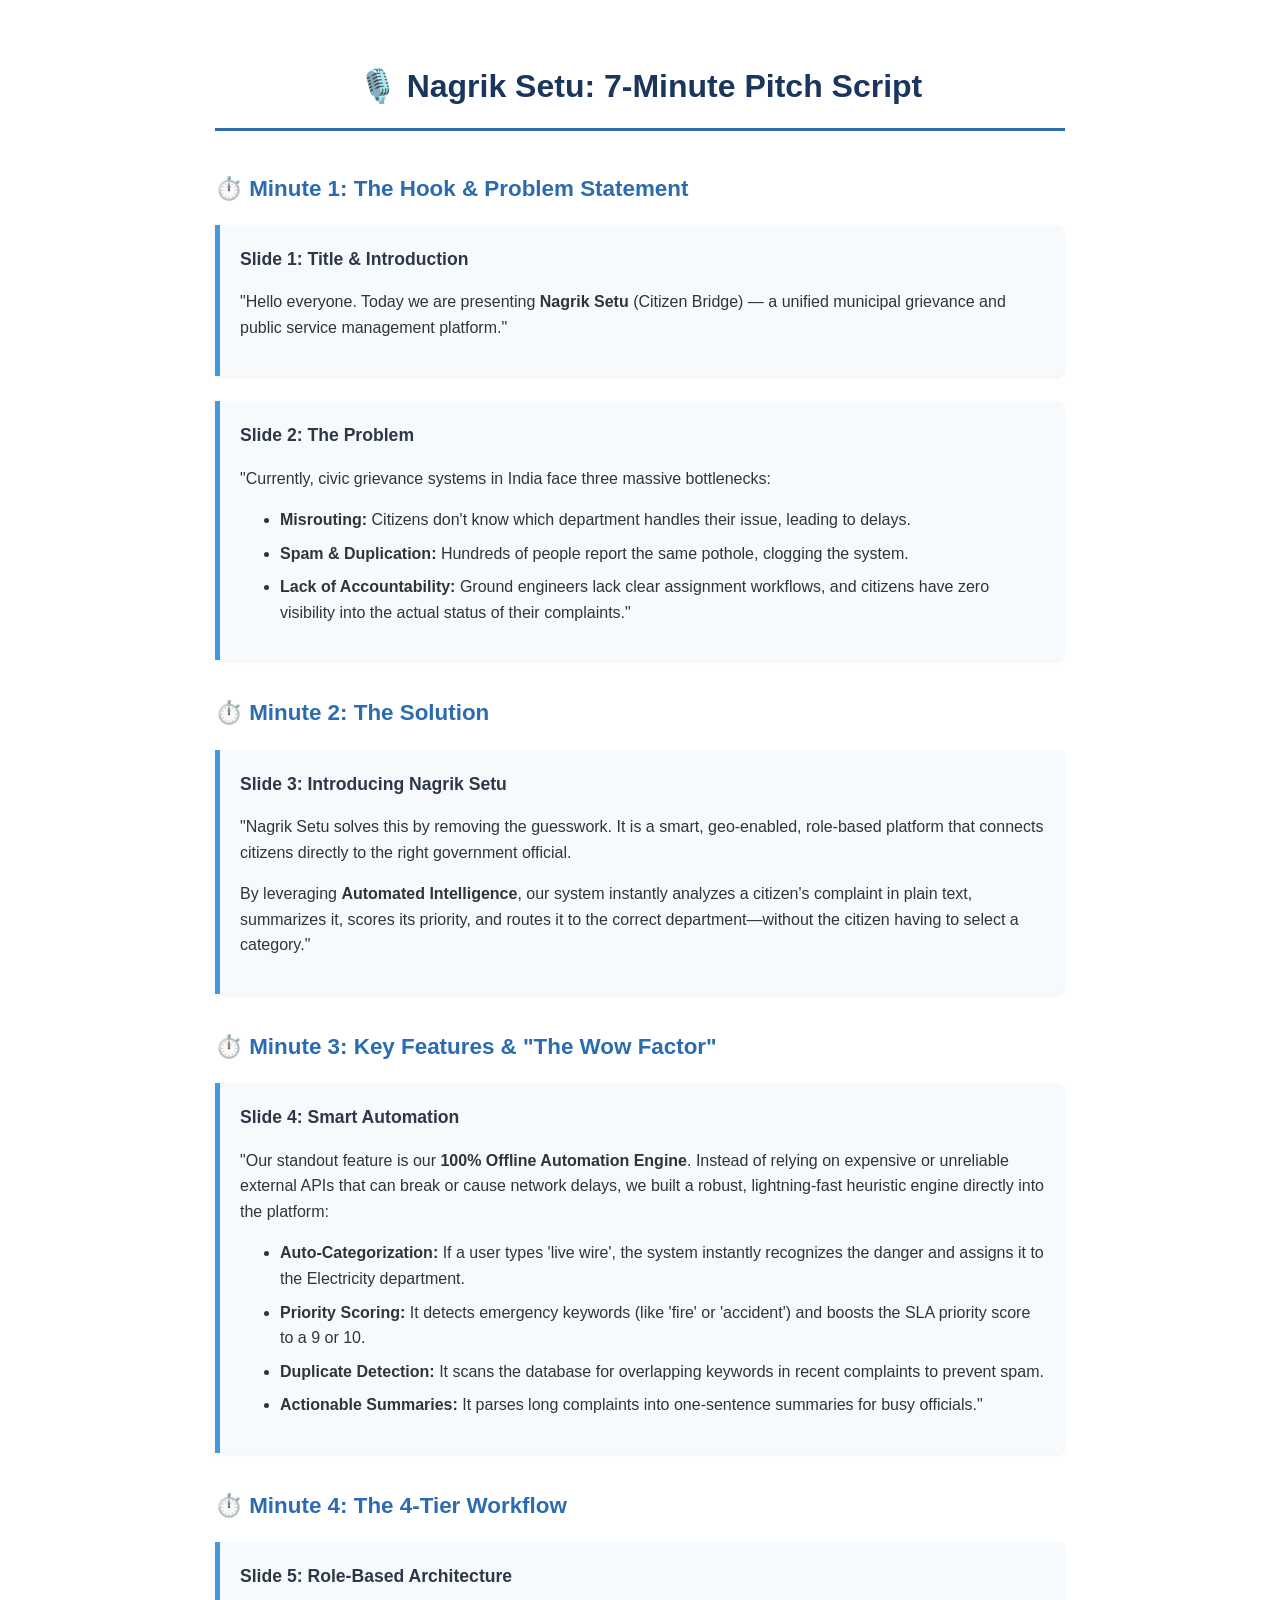
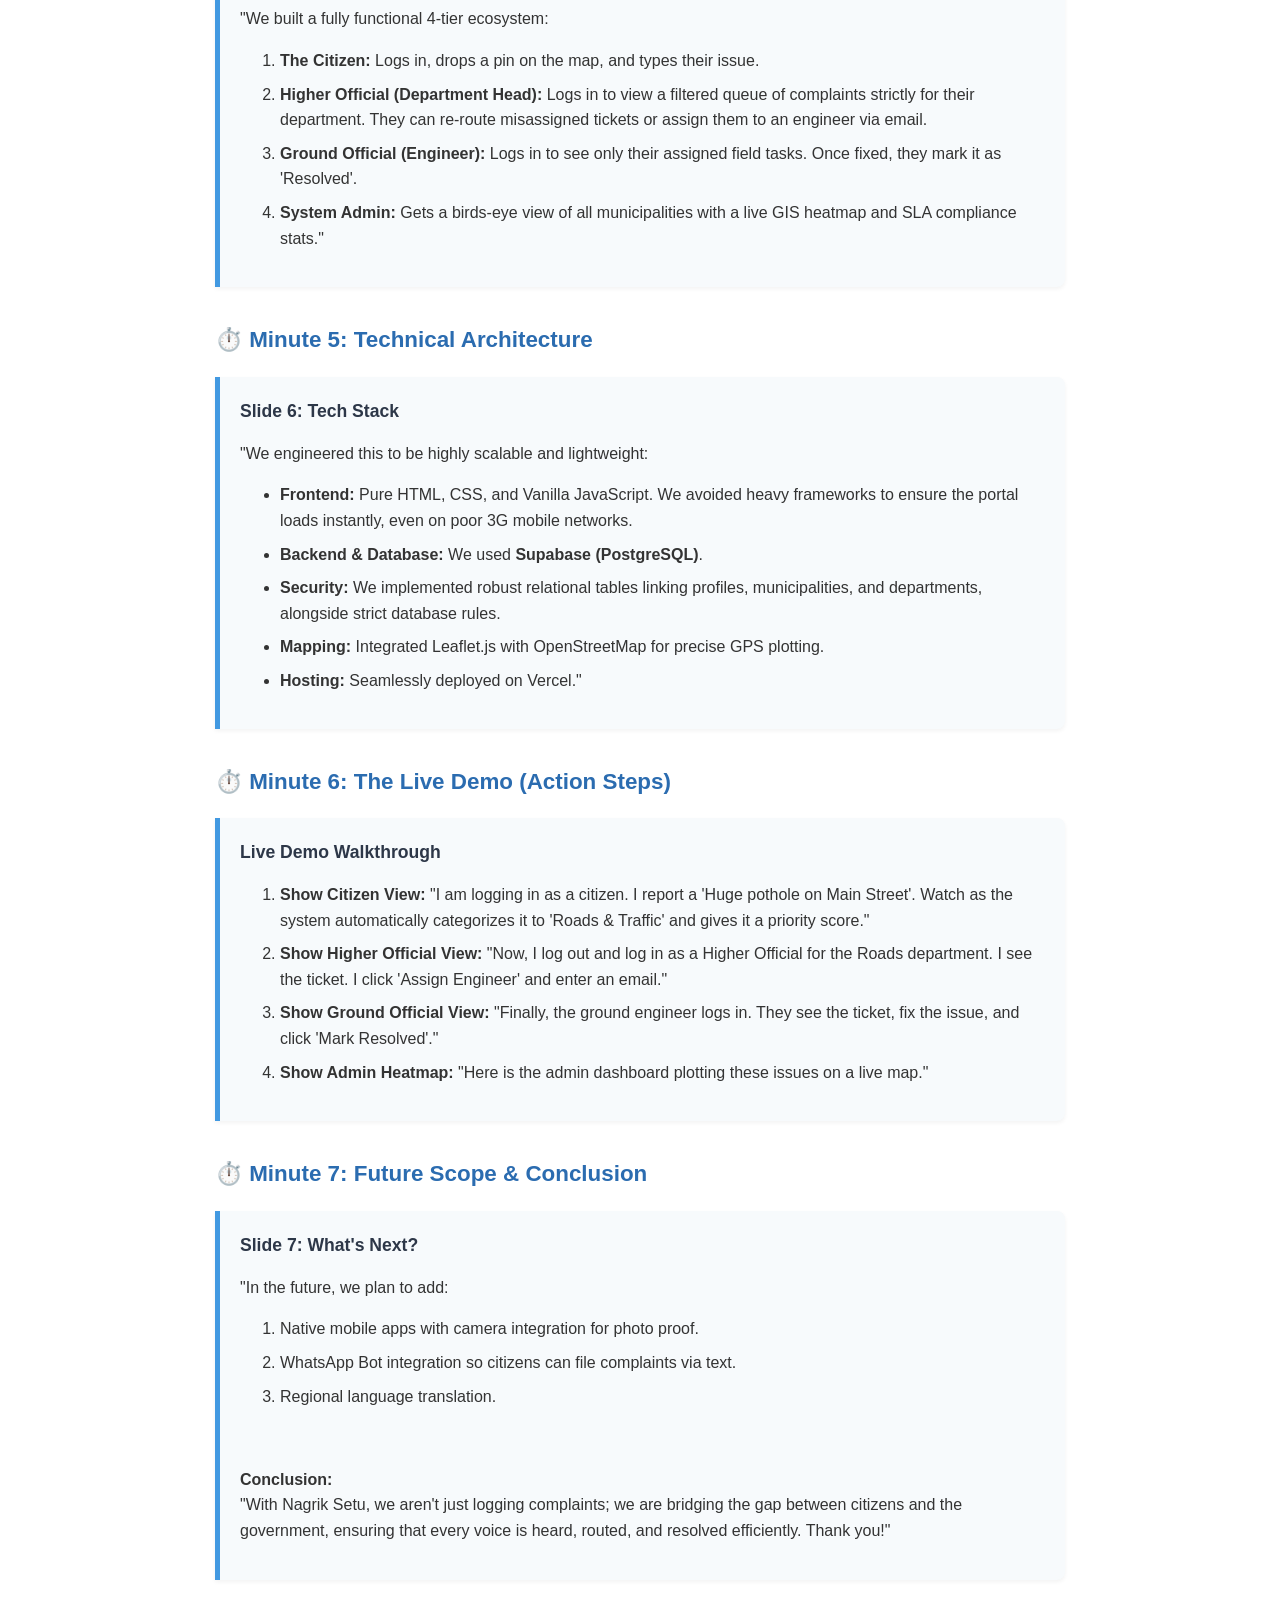
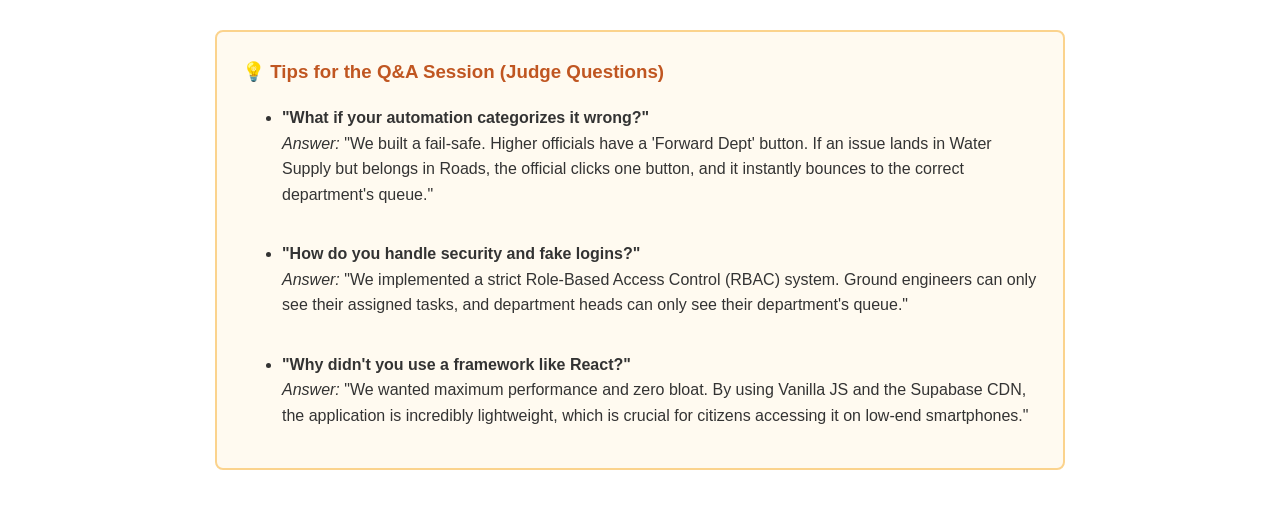
<file: Nagrik_Setu_Pitch.html>
<!DOCTYPE html>
<html lang="en">
<head>
    <meta charset="UTF-8">
    <meta name="viewport" content="width=device-width, initial-scale=1.0">
    <title>Nagrik Setu Pitch Presentation</title>
    <style>
        body { 
            font-family: 'Segoe UI', Tahoma, Geneva, Verdana, sans-serif; 
            line-height: 1.6; 
            max-width: 850px; 
            margin: 0 auto; 
            padding: 40px; 
            color: #333; 
        }
        h1 { 
            color: #1a365d; 
            text-align: center; 
            border-bottom: 3px solid #2b6cb0; 
            padding-bottom: 15px; 
            margin-bottom: 40px;
        }
        h2 { 
            color: #2b6cb0; 
            margin-top: 35px;
            font-size: 1.4em;
        }
        .slide-box { 
            background: #f7fafc; 
            border-left: 5px solid #4299e1; 
            padding: 20px; 
            margin-bottom: 25px; 
            border-radius: 0 8px 8px 0;
            box-shadow: 0 2px 4px rgba(0,0,0,0.05);
        }
        .slide-title {
            font-weight: bold;
            color: #2d3748;
            font-size: 1.1em;
            margin-bottom: 10px;
        }
        ul { margin-bottom: 15px; }
        li { margin-bottom: 8px; }
        .tips-box { 
            background: #fffaf0; 
            border: 2px solid #fbd38d; 
            padding: 25px; 
            border-radius: 8px; 
            margin-top: 50px; 
        }
        .tips-box h3 {
            margin-top: 0;
            color: #c05621;
        }
        @media print {
            body { padding: 0; }
            .slide-box { break-inside: avoid; }
        }
    </style>
</head>
<body>

    <h1>🎙️ Nagrik Setu: 7-Minute Pitch Script</h1>

    <h2>⏱️ Minute 1: The Hook & Problem Statement</h2>
    <div class="slide-box">
        <div class="slide-title">Slide 1: Title & Introduction</div>
        <p>"Hello everyone. Today we are presenting <strong>Nagrik Setu</strong> (Citizen Bridge) — a unified municipal grievance and public service management platform."</p>
    </div>
    <div class="slide-box">
        <div class="slide-title">Slide 2: The Problem</div>
        <p>"Currently, civic grievance systems in India face three massive bottlenecks:</p>
        <ul>
            <li><strong>Misrouting:</strong> Citizens don't know which department handles their issue, leading to delays.</li>
            <li><strong>Spam & Duplication:</strong> Hundreds of people report the same pothole, clogging the system.</li>
            <li><strong>Lack of Accountability:</strong> Ground engineers lack clear assignment workflows, and citizens have zero visibility into the actual status of their complaints."</li>
        </ul>
    </div>

    <h2>⏱️ Minute 2: The Solution</h2>
    <div class="slide-box">
        <div class="slide-title">Slide 3: Introducing Nagrik Setu</div>
        <p>"Nagrik Setu solves this by removing the guesswork. It is a smart, geo-enabled, role-based platform that connects citizens directly to the right government official.</p>
        <p>By leveraging <strong>Automated Intelligence</strong>, our system instantly analyzes a citizen's complaint in plain text, summarizes it, scores its priority, and routes it to the correct department—without the citizen having to select a category."</p>
    </div>

    <h2>⏱️ Minute 3: Key Features & "The Wow Factor"</h2>
    <div class="slide-box">
        <div class="slide-title">Slide 4: Smart Automation</div>
        <p>"Our standout feature is our <strong>100% Offline Automation Engine</strong>. Instead of relying on expensive or unreliable external APIs that can break or cause network delays, we built a robust, lightning-fast heuristic engine directly into the platform:</p>
        <ul>
            <li><strong>Auto-Categorization:</strong> If a user types 'live wire', the system instantly recognizes the danger and assigns it to the Electricity department.</li>
            <li><strong>Priority Scoring:</strong> It detects emergency keywords (like 'fire' or 'accident') and boosts the SLA priority score to a 9 or 10.</li>
            <li><strong>Duplicate Detection:</strong> It scans the database for overlapping keywords in recent complaints to prevent spam.</li>
            <li><strong>Actionable Summaries:</strong> It parses long complaints into one-sentence summaries for busy officials."</li>
        </ul>
    </div>

    <h2>⏱️ Minute 4: The 4-Tier Workflow</h2>
    <div class="slide-box">
        <div class="slide-title">Slide 5: Role-Based Architecture</div>
        <p>"We built a fully functional 4-tier ecosystem:</p>
        <ol>
            <li><strong>The Citizen:</strong> Logs in, drops a pin on the map, and types their issue.</li>
            <li><strong>Higher Official (Department Head):</strong> Logs in to view a filtered queue of complaints strictly for their department. They can re-route misassigned tickets or assign them to an engineer via email.</li>
            <li><strong>Ground Official (Engineer):</strong> Logs in to see only their assigned field tasks. Once fixed, they mark it as 'Resolved'.</li>
            <li><strong>System Admin:</strong> Gets a birds-eye view of all municipalities with a live GIS heatmap and SLA compliance stats."</li>
        </ol>
    </div>

    <h2>⏱️ Minute 5: Technical Architecture</h2>
    <div class="slide-box">
        <div class="slide-title">Slide 6: Tech Stack</div>
        <p>"We engineered this to be highly scalable and lightweight:</p>
        <ul>
            <li><strong>Frontend:</strong> Pure HTML, CSS, and Vanilla JavaScript. We avoided heavy frameworks to ensure the portal loads instantly, even on poor 3G mobile networks.</li>
            <li><strong>Backend & Database:</strong> We used <strong>Supabase (PostgreSQL)</strong>.</li>
            <li><strong>Security:</strong> We implemented robust relational tables linking profiles, municipalities, and departments, alongside strict database rules.</li>
            <li><strong>Mapping:</strong> Integrated Leaflet.js with OpenStreetMap for precise GPS plotting.</li>
            <li><strong>Hosting:</strong> Seamlessly deployed on Vercel."</li>
        </ul>
    </div>

    <h2>⏱️ Minute 6: The Live Demo (Action Steps)</h2>
    <div class="slide-box">
        <div class="slide-title">Live Demo Walkthrough</div>
        <ol>
            <li><strong>Show Citizen View:</strong> "I am logging in as a citizen. I report a 'Huge pothole on Main Street'. Watch as the system automatically categorizes it to 'Roads & Traffic' and gives it a priority score."</li>
            <li><strong>Show Higher Official View:</strong> "Now, I log out and log in as a Higher Official for the Roads department. I see the ticket. I click 'Assign Engineer' and enter an email."</li>
            <li><strong>Show Ground Official View:</strong> "Finally, the ground engineer logs in. They see the ticket, fix the issue, and click 'Mark Resolved'."</li>
            <li><strong>Show Admin Heatmap:</strong> "Here is the admin dashboard plotting these issues on a live map."</li>
        </ol>
    </div>

    <h2>⏱️ Minute 7: Future Scope & Conclusion</h2>
    <div class="slide-box">
        <div class="slide-title">Slide 7: What's Next?</div>
        <p>"In the future, we plan to add:</p>
        <ol>
            <li>Native mobile apps with camera integration for photo proof.</li>
            <li>WhatsApp Bot integration so citizens can file complaints via text.</li>
            <li>Regional language translation.</li>
        </ol>
        <br>
        <p><strong>Conclusion:</strong><br>
        "With Nagrik Setu, we aren't just logging complaints; we are bridging the gap between citizens and the government, ensuring that every voice is heard, routed, and resolved efficiently. Thank you!"</p>
    </div>

    <div class="tips-box">
        <h3>💡 Tips for the Q&A Session (Judge Questions)</h3>
        <ul>
            <li><strong>"What if your automation categorizes it wrong?"</strong><br>
            <em>Answer:</em> "We built a fail-safe. Higher officials have a 'Forward Dept' button. If an issue lands in Water Supply but belongs in Roads, the official clicks one button, and it instantly bounces to the correct department's queue."</li>
            <br>
            <li><strong>"How do you handle security and fake logins?"</strong><br>
            <em>Answer:</em> "We implemented a strict Role-Based Access Control (RBAC) system. Ground engineers can only see their assigned tasks, and department heads can only see their department's queue."</li>
            <br>
            <li><strong>"Why didn't you use a framework like React?"</strong><br>
            <em>Answer:</em> "We wanted maximum performance and zero bloat. By using Vanilla JS and the Supabase CDN, the application is incredibly lightweight, which is crucial for citizens accessing it on low-end smartphones."</li>
        </ul>
    </div>

</body>
</html>
</file>
